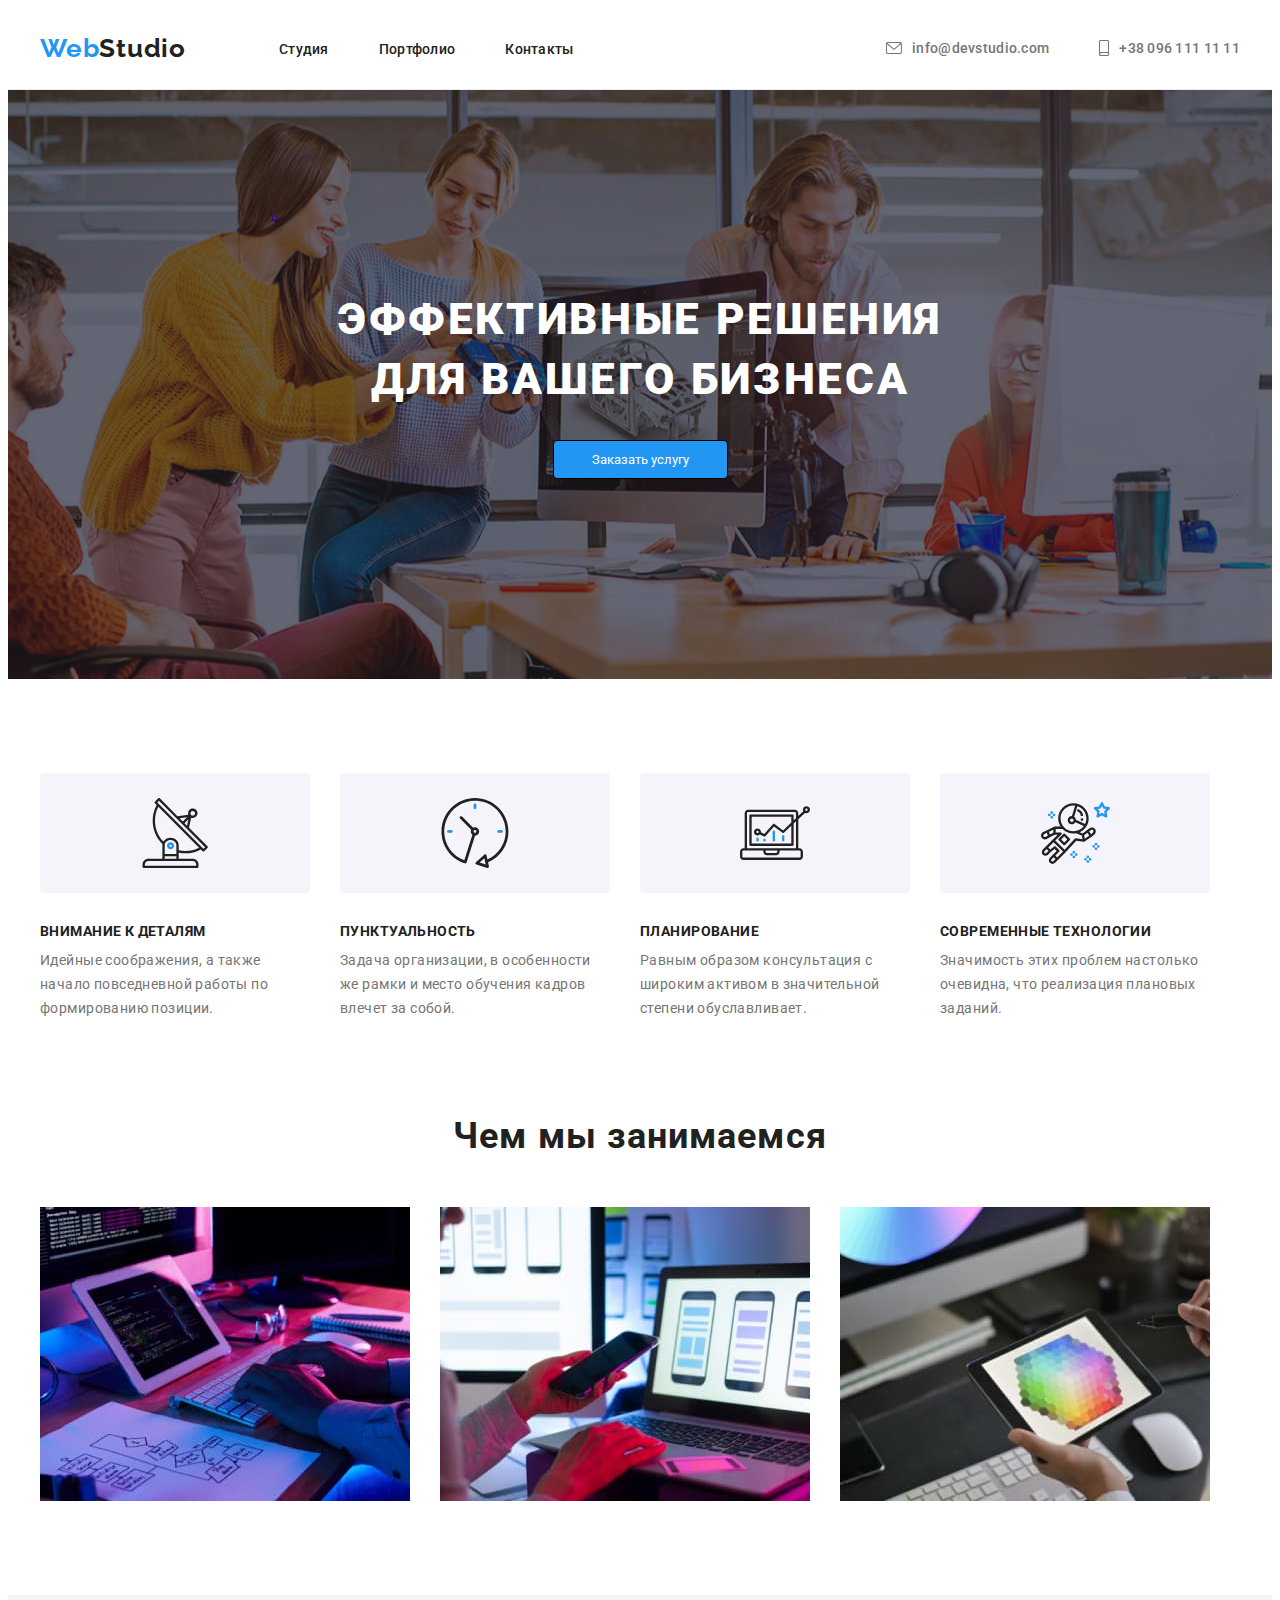
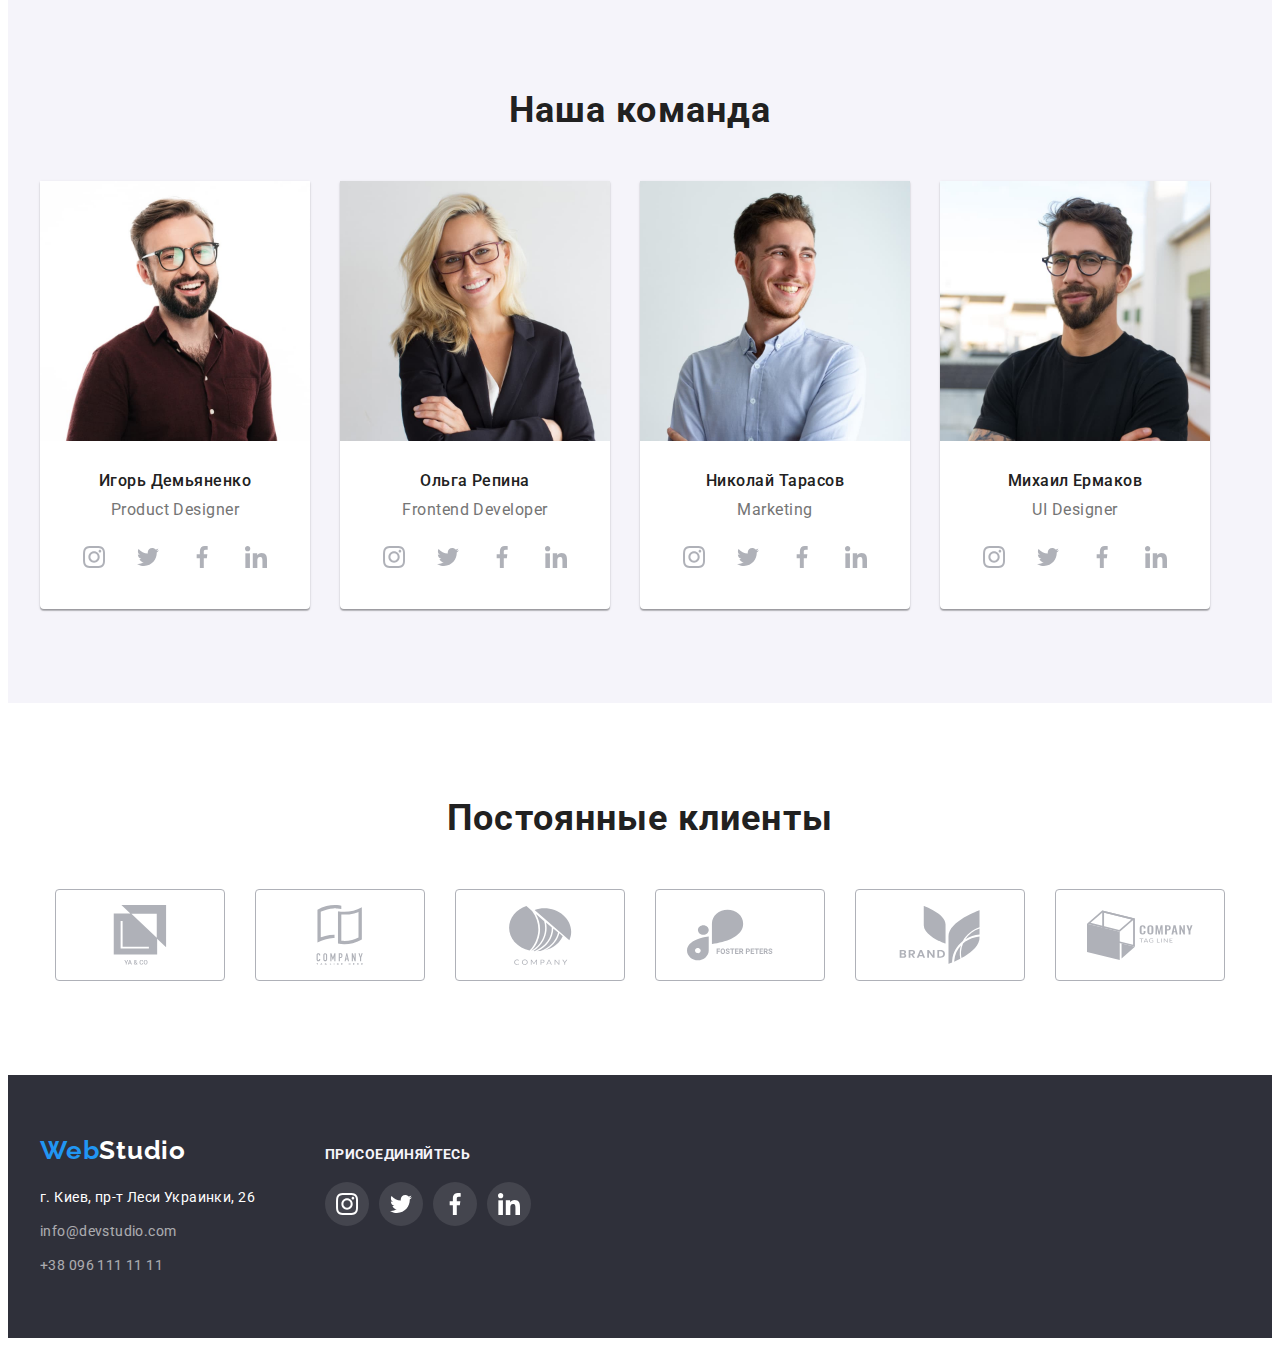
<file: index.html>
<!DOCTYPE html>
<html lang="ru">
  <head>
    <meta charset="UTF-8" />
    <meta http-equiv="X-UA-Compatible" content="IE=edge" />
    <meta name="viewport" content="width=device-width, initial-scale=1.0" />
    <link rel="preconnect" href="https://fonts.googleapis.com" />
    <link rel="preconnect" href="https://fonts.gstatic.com" crossorigin />
    <link
      href="https://fonts.googleapis.com/css2?family=Raleway:wght@700&family=Roboto:wght@400;500;700;900&display=swap"
      rel="stylesheet"
    />
    <link
      rel="stylesheet"
      href="https://cdnjs.cloudflare.com/ajax/libs/modern-normalize/1.1.0/modern-normalize.min.css"
      integrity="sha512-wpPYUAdjBVSE4KJnH1VR1HeZfpl1ub8YT/NKx4PuQ5NmX2tKuGu6U/JRp5y+Y8XG2tV+wKQpNHVUX03MfMFn9Q=="
      crossorigin="anonymous"
      referrerpolicy="no-referrer"
    />
    <link rel="stylesheet" href="./css/styles.css" />
    <title>Главная</title>
  </head>
  <body>
    <header class="page-header">
      <div class="header container">
        <a href="index.html" lang="en" class="top-logo link"
          >Web<span class="logo-span">Studio</span></a
        >
        <nav class="site-navigation">
          <ul class="navigation list">
            <li class="nav-list-item">
              <a href="index.html" class="nav-list-link link">Студия</a>
            </li>
            <li class="nav-list-item">
              <a href="portfolio.html" class="nav-list-link link">Портфолио</a>
            </li>
            <li class="nav-list-item">
              <a href="#" class="nav-list-link link">Контакты</a>
            </li>
          </ul>
        </nav>
        <ul class="top-contacts list">
          <li class="top-contacts-item">
            <a
              href="mailto:info@devstudio.com"
              lang="en"
              class="top-mail contact link"
            >
              <svg width="16" height="12" class="contact-icon">
                <use href="./img/main-page/sprite.svg#icon-envelope"></use>
              </svg>
              info@devstudio.com</a
            >
          </li>
          <li class="top-contacts-item">
            <a href="tel:+380961111111" class="top-tel contact link">
              <svg width="10" height="16" class="contact-icon">
                <use href="./img/main-page/sprite.svg#icon-smartphone"></use>
              </svg>
              +38 096 111 11 11</a
            >
          </li>
        </ul>
      </div>
    </header>

    <main>
      <section class="order-section">
        <div class="container">
          <h1 class="order-section-title heading">
            Эффективные решения для вашего бизнеса
          </h1>
          <button type="button" href="#" class="order-btn button">
            <span class="order-btn-text">Заказать услугу</span>
          </button>
        </div>
      </section>

      <section class="section">
        <div class="container">
          <h2 class="visually-hidden heading">Наши преимущества</h2>
          <ul class="advantages-list list">
            <li class="advantages-list-item">
              <div class="advantages-icon-container">
                <svg class="advantages-pic">
                  <use href="./img/main-page/sprite.svg#icon-antenna"></use>
                </svg>
              </div>
              <h3 class="advantages-item-title heading">Внимание к деталям</h3>
              <p class="advantages-item-description">
                Идейные соображения, а также начало повседневной работы по
                формированию позиции.
              </p>
            </li>
            <li class="advantages-list-item">
              <div class="advantages-icon-container">
                <svg class="advantages-pic">
                  <use href="./img/main-page/sprite.svg#icon-clock"></use>
                </svg>
              </div>
              <h3 class="advantages-item-title heading">Пунктуальность</h3>
              <p class="advantages-item-description">
                Задача организации, в особенности же рамки и место обучения
                кадров влечет за собой.
              </p>
            </li>
            <li class="advantages-list-item">
              <div class="advantages-icon-container">
                <svg class="advantages-pic">
                  <use href="./img/main-page/sprite.svg#icon-diagram"></use>
                </svg>
              </div>
              <h3 class="advantages-item-title heading">Планирование</h3>
              <p class="advantages-item-description">
                Равным образом консультация с широким активом в значительной
                степени обуславливает.
              </p>
            </li>
            <li class="advantages-list-item">
              <div class="advantages-icon-container">
                <svg class="advantages-pic">
                  <use href="./img/main-page/sprite.svg#icon-astronaut"></use>
                </svg>
              </div>
              <h3 class="advantages-item-title heading">
                Современные технологии
              </h3>
              <p class="advantages-item-description">
                Значимость этих проблем настолько очевидна, что реализация
                плановых заданий.
              </p>
            </li>
          </ul>
        </div>
      </section>

      <section class="about-section section">
        <div class="container">
          <h2 class="about-section-title heading">Чем мы занимаемся</h2>
          <ul class="about-section-list list">
            <li class="about-list-item">
              <img
                src="./img/main-page/coding-pic.jpg"
                alt="Программирование"
                width="370"
                height="294"
                class="about-item-image"
              />
            </li>
            <li class="about-list-item">
              <img
                src="./img/main-page/ui-pic.jpg"
                alt="Пользовательский интерфейс"
                width="370"
                height="294"
                class="about-item-image"
              />
            </li>
            <li class="about-list-item">
              <img
                src="./img/main-page/design-pic.jpg"
                alt="Дизайн"
                width="370"
                height="294"
                class="about-item-image"
              />
            </li>
          </ul>
        </div>
      </section>

      <section class="team-section section">
        <div class="container">
          <h2 class="team-section-title heading">Наша команда</h2>
          <ul class="team-section-list list">
            <li class="team-list-item">
              <img
                src="./img/main-page/ihor-demyanenko.jpg"
                alt="Игорь Демьяненко"
                width="270"
                height="260"
                class="team-image"
              />
              <div class="team-item-div">
                <h3 class="team-member-title heading">Игорь Демьяненко</h3>
                <p lang="en" class="team-member-position">Product Designer</p>
                <div class="team-icons-container">
                  <ul class="social-icons-list list">
                    <li>
                      <a href="#" class="social-link">
                        <svg class="social-icon">
                          <use
                            href="./img/main-page/sprite.svg#icon-instagram"
                          ></use>
                        </svg>
                      </a>
                    </li>
                    <li>
                      <a href="#" class="social-link">
                        <svg class="social-icon">
                          <use
                            href="./img/main-page/sprite.svg#icon-twitter"
                          ></use>
                        </svg>
                      </a>
                    </li>
                    <li>
                      <a href="#" class="social-link"
                        ><svg class="social-icon">
                          <use
                            href="./img/main-page/sprite.svg#icon-facebook"
                          ></use>
                        </svg>
                      </a>
                    </li>
                    <li>
                      <a href="#" class="social-link"
                        ><svg class="social-icon">
                          <use
                            href="./img/main-page/sprite.svg#icon-linkedin"
                          ></use>
                        </svg>
                      </a>
                    </li>
                  </ul>
                </div>
              </div>
            </li>
            <li class="team-list-item">
              <img
                src="./img/main-page/olga-repina.jpg"
                alt="Ольга Репина"
                width="270"
                height="260"
                class="team-image"
              />
              <div class="team-item-div">
                <h3 class="team-member-title heading">Ольга Репина</h3>
                <p lang="en" class="team-member-position">Frontend Developer</p>
                <div class="team-icons-container">
                  <ul class="social-icons-list list">
                    <li>
                      <a href="#" class="social-link">
                        <svg class="social-icon">
                          <use
                            href="./img/main-page/sprite.svg#icon-instagram"
                          ></use>
                        </svg>
                      </a>
                    </li>
                    <li>
                      <a href="#" class="social-link">
                        <svg class="social-icon">
                          <use
                            href="./img/main-page/sprite.svg#icon-twitter"
                          ></use>
                        </svg>
                      </a>
                    </li>
                    <li>
                      <a href="#" class="social-link"
                        ><svg class="social-icon">
                          <use
                            href="./img/main-page/sprite.svg#icon-facebook"
                          ></use>
                        </svg>
                      </a>
                    </li>
                    <li>
                      <a href="#" class="social-link"
                        ><svg class="social-icon">
                          <use
                            href="./img/main-page/sprite.svg#icon-linkedin"
                          ></use>
                        </svg>
                      </a>
                    </li>
                  </ul>
                </div>
              </div>
            </li>
            <li class="team-list-item">
              <img
                src="./img/main-page/nikolay-tarasov.jpg"
                alt="Николай Тарасов"
                width="270"
                height="260"
                class="team-image"
              />
              <div class="team-item-div">
                <h3 class="team-member-title heading">Николай Тарасов</h3>
                <p lang="en" class="team-member-position">Marketing</p>
                <div class="team-icons-container">
                  <ul class="social-icons-list list">
                    <li>
                      <a href="#" class="social-link">
                        <svg class="social-icon">
                          <use
                            href="./img/main-page/sprite.svg#icon-instagram"
                          ></use>
                        </svg>
                      </a>
                    </li>
                    <li>
                      <a href="#" class="social-link">
                        <svg class="social-icon">
                          <use
                            href="./img/main-page/sprite.svg#icon-twitter"
                          ></use>
                        </svg>
                      </a>
                    </li>
                    <li>
                      <a href="#" class="social-link"
                        ><svg class="social-icon">
                          <use
                            href="./img/main-page/sprite.svg#icon-facebook"
                          ></use>
                        </svg>
                      </a>
                    </li>
                    <li>
                      <a href="#" class="social-link"
                        ><svg class="social-icon">
                          <use
                            href="./img/main-page/sprite.svg#icon-linkedin"
                          ></use>
                        </svg>
                      </a>
                    </li>
                  </ul>
                </div>
              </div>
            </li>
            <li class="team-list-item">
              <img
                src="./img/main-page/mihail-ermakov.jpg"
                alt="Михаил Ермаков"
                width="270"
                height="260"
                class="team-image"
              />
              <div class="team-item-div">
                <h3 class="team-member-title heading">Михаил Ермаков</h3>
                <p lang="en" class="team-member-position">UI Designer</p>
                <div class="team-icons-container">
                  <ul class="social-icons-list list">
                    <li>
                      <a href="#" class="social-link">
                        <svg class="social-icon">
                          <use
                            href="./img/main-page/sprite.svg#icon-instagram"
                          ></use>
                        </svg>
                      </a>
                    </li>
                    <li>
                      <a href="#" class="social-link">
                        <svg class="social-icon">
                          <use
                            href="./img/main-page/sprite.svg#icon-twitter"
                          ></use>
                        </svg>
                      </a>
                    </li>
                    <li>
                      <a href="#" class="social-link"
                        ><svg class="social-icon">
                          <use
                            href="./img/main-page/sprite.svg#icon-facebook"
                          ></use>
                        </svg>
                      </a>
                    </li>
                    <li>
                      <a href="#" class="social-link"
                        ><svg class="social-icon">
                          <use
                            href="./img/main-page/sprite.svg#icon-linkedin"
                          ></use>
                        </svg>
                      </a>
                    </li>
                  </ul>
                </div>
              </div>
            </li>
          </ul>
        </div>
      </section>

      <section class="section">
        <div class="container">
          <h2 class="client-section-title heading">Постоянные клиенты</h2>
          <ul class="clients-list list">
            <li>
              <a href="#" class="client-icon-container">
                <svg class="client-logo">
                  <use
                    href="./img/main-page/sprite.svg#icon-customer-logo-1"
                  ></use>
                </svg>
              </a>
            </li>
            <li>
              <a href="#" class="client-icon-container">
                <svg class="client-logo">
                  <use
                    href="./img/main-page/sprite.svg#icon-customer-logo-2"
                  ></use>
                </svg>
              </a>
            </li>
            <li>
              <a href="#" class="client-icon-container">
                <svg class="client-logo">
                  <use
                    href="./img/main-page/sprite.svg#icon-customer-logo-3"
                  ></use>
                </svg>
              </a>
            </li>
            <li>
              <a href="#" class="client-icon-container">
                <svg class="client-logo">
                  <use
                    href="./img/main-page/sprite.svg#icon-customer-logo-4"
                  ></use>
                </svg>
              </a>
            </li>
            <li>
              <a href="#" class="client-icon-container">
                <svg class="client-logo">
                  <use
                    href="./img/main-page/sprite.svg#icon-customer-logo-5"
                  ></use>
                </svg>
              </a>
            </li>
            <li>
              <a href="#" class="client-icon-container">
                <svg class="client-logo">
                  <use
                    href="./img/main-page/sprite.svg#icon-customer-logo-6"
                  ></use>
                </svg>
              </a>
            </li>
          </ul>
        </div>
      </section>
    </main>

    <footer class="footer">
      <div class="footer-container container">
        <div class="address">
          <a href="index.html" lang="en" class="bottom-logo link"
            >Web<span class="logo-span">Studio</span>
          </a>
          <address class="address">
            <ul class="bottom-contacts-list list">
              <li>
                <a
                  href="https://goo.gl/maps/tpaRSA4jknoYASsn6"
                  target="_blank"
                  rel="noopener noreferrer"
                  class="office-address link"
                  >г. Киев, пр-т Леси Украинки, 26</a
                >
              </li>
              <li class="bottom-contacts-item">
                <a
                  href="mailto:info@devstudio.com"
                  class="bottom-mail contact link"
                  >info@devstudio.com</a
                >
              </li>
              <li class="bottom-contacts-item">
                <a href="tel:+380961111111" class="bottom-tel contact link"
                  >+38 096 111 11 11</a
                >
              </li>
            </ul>
          </address>
        </div>
        <div class="footer-container-icon">
          <p class="join">Присоединяйтесь</p>
          <ul class="social-icons-list list">
            <li>
              <a href="#" class="footer-link-icon">
                <svg class="social-icon footer-icon">
                  <use href="./img/main-page/sprite.svg#icon-instagram"></use>
                </svg>
              </a>
            </li>
            <li>
              <a href="#" class="footer-link-icon">
                <svg class="social-icon footer-icon">
                  <use href="./img/main-page/sprite.svg#icon-twitter"></use>
                </svg>
              </a>
            </li>
            <li>
              <a href="#" class="footer-link-icon"
                ><svg class="social-icon footer-icon">
                  <use href="./img/main-page/sprite.svg#icon-facebook"></use>
                </svg>
              </a>
            </li>
            <li>
              <a href="#" class="footer-link-icon"
                ><svg class="social-icon footer-icon">
                  <use href="./img/main-page/sprite.svg#icon-linkedin"></use>
                </svg>
              </a>
            </li>
          </ul>
        </div>
      </div>
    </footer>
  </body>
</html>
</file>
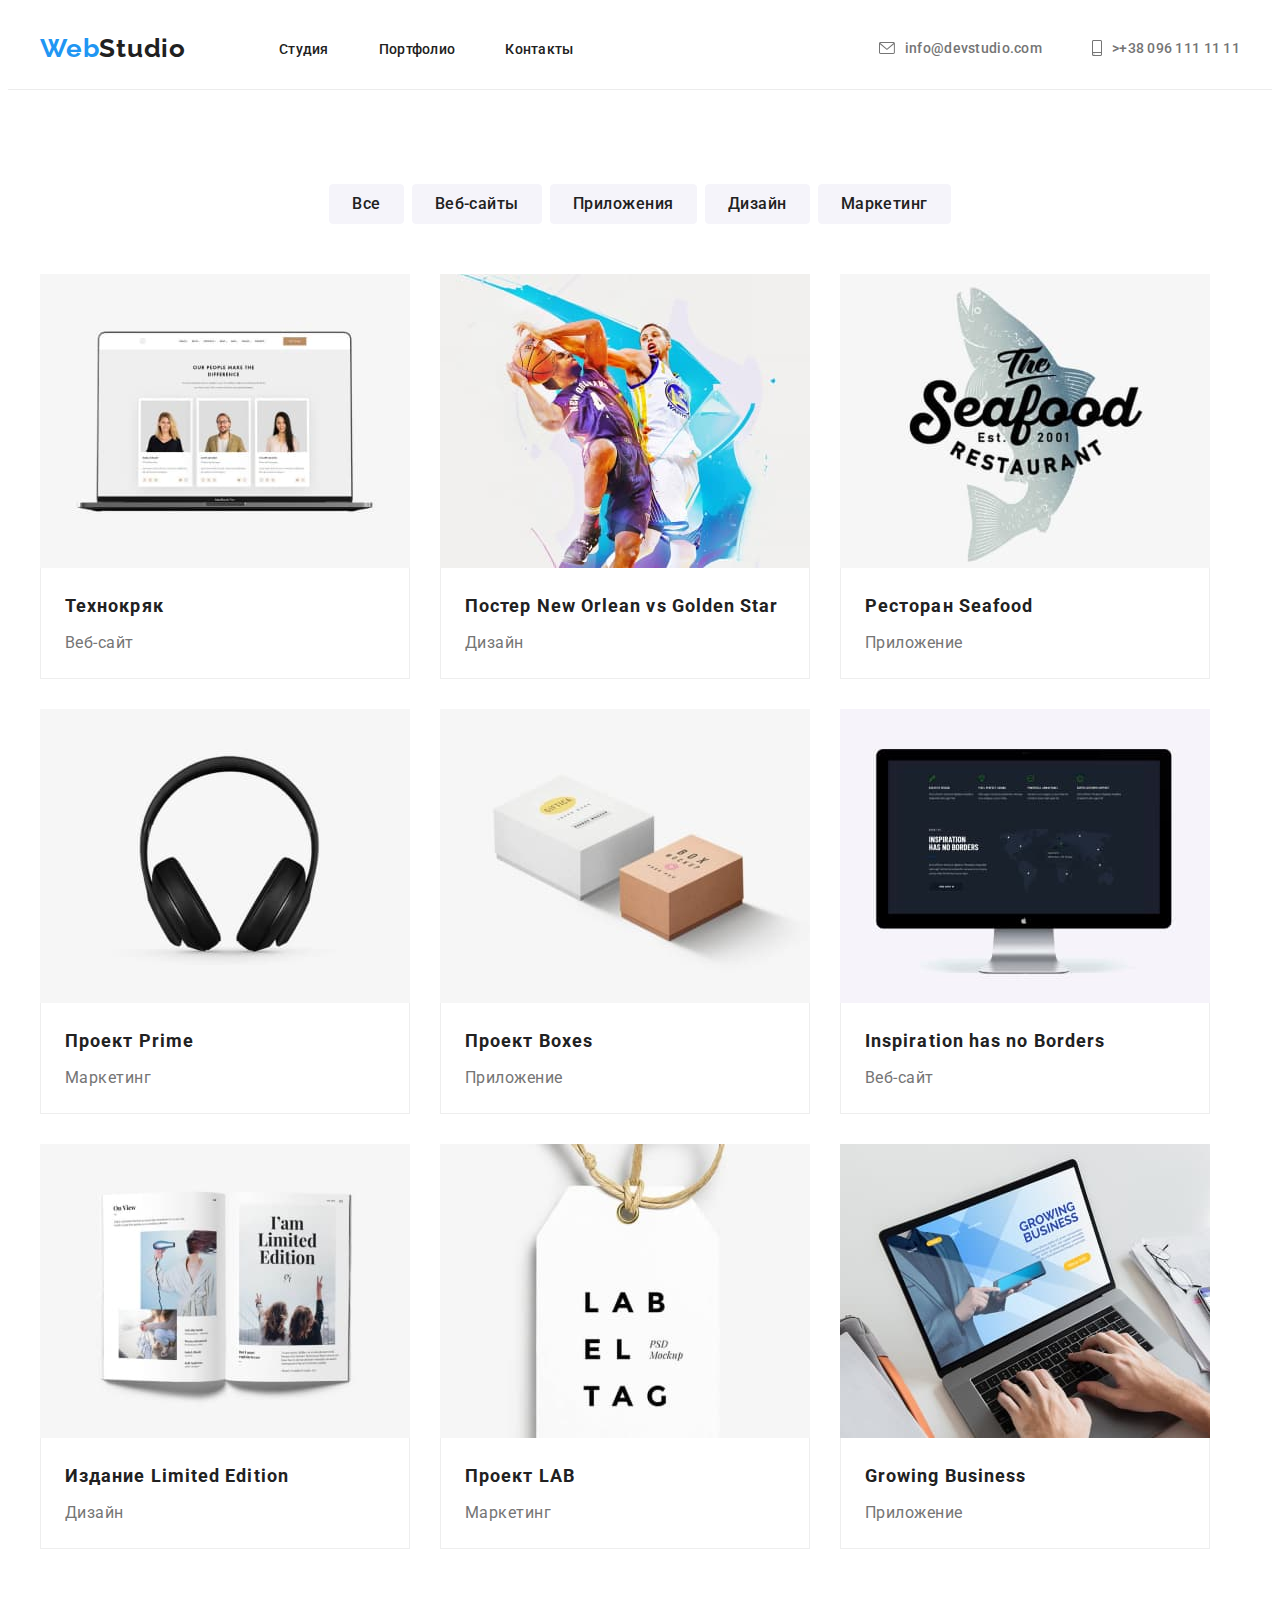
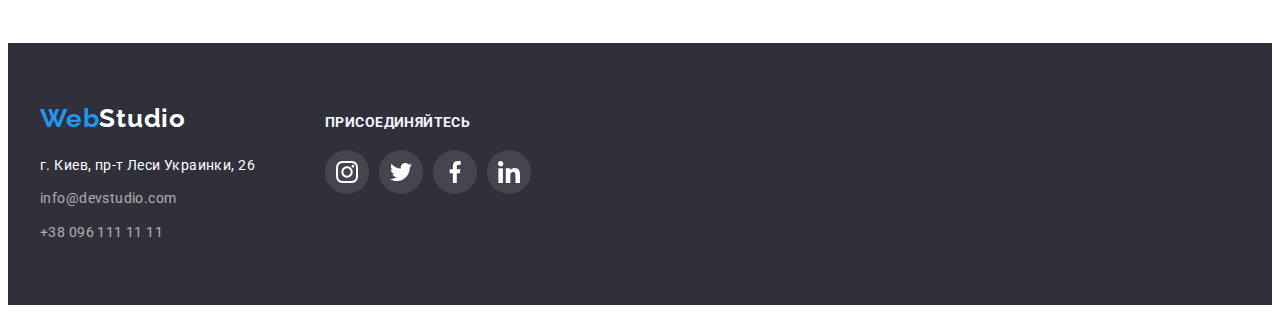
<file: portfolio.html>
<!DOCTYPE html>
<html lang="ru">
  <head>
    <meta charset="UTF-8" />
    <meta http-equiv="X-UA-Compatible" content="IE=edge" />
    <meta name="viewport" content="width=device-width, initial-scale=1.0" />
    <link rel="preconnect" href="https://fonts.googleapis.com" />
    <link rel="preconnect" href="https://fonts.gstatic.com" crossorigin />
    <link
      href="https://fonts.googleapis.com/css2?family=Raleway:wght@700&family=Roboto:wght@400;500;700;900&display=swap"
      rel="stylesheet"
    />
    <link
      rel="stylesheet"
      href="https://cdnjs.cloudflare.com/ajax/libs/modern-normalize/1.1.0/modern-normalize.min.css"
      integrity="sha512-wpPYUAdjBVSE4KJnH1VR1HeZfpl1ub8YT/NKx4PuQ5NmX2tKuGu6U/JRp5y+Y8XG2tV+wKQpNHVUX03MfMFn9Q=="
      crossorigin="anonymous"
      referrerpolicy="no-referrer"
    />
    <link rel="stylesheet" href="./css/styles.css" />
    <title>Главная</title>
  </head>
  <body>
    <header class="page-header portfolio-header">
      <div class="header container">
        <a href="index.html" lang="en" class="top-logo link"
          >Web<span class="logo-span">Studio</span></a
        >
        <nav class="site-navigation">
          <ul class="navigation list">
            <li class="nav-list-item">
              <a href="index.html" class="nav-list-link link">Студия</a>
            </li>
            <li class="nav-list-item">
              <a href="portfolio.html" class="nav-list-link link">Портфолио</a>
            </li>
            <li class="nav-list-item">
              <a href="#" class="nav-list-link link">Контакты</a>
            </li>
          </ul>
        </nav>
        <ul class="top-contacts list">
          <li class="top-contacts-item">
            <a
              href="mailto:info@devstudio.com"
              lang="en"
              class="top-mail contact link"
            >
              <svg width="16" height="12" class="contact-icon">
                <use href="./img/main-page/sprite.svg#icon-envelope"></use>
              </svg>
              info@devstudio.com</a
            >
          </li>
          <li class="top-contacts-item">
            <a href="tel:+380961111111" class="top-tel contact link">
              <svg width="10" height="16" class="contact-icon">
                <use href="./img/main-page/sprite.svg#icon-smartphone"></use>
              </svg>
              >+38 096 111 11 11</a
            >
          </li>
        </ul>
      </div>
    </header>
    <main>
      <section class="section">
        <div class="container">
          <div class="filter-div">
            <h1 class="filter-title heading">Портфолио</h1>
            <ul class="filter-list list">
              <li class="filter-list-item">
                <button type="button" class="filter-button">Все</button>
              </li>
              <li class="filter-list-item">
                <button type="button" class="filter-button">Веб-сайты</button>
              </li>
              <li class="filter-list-item">
                <button type="button" class="filter-button">Приложения</button>
              </li>
              <li class="filter-list-item">
                <button type="button" class="filter-button">Дизайн</button>
              </li>
              <li class="filter-list-item">
                <button type="button" class="filter-button">Маркетинг</button>
              </li>
            </ul>
          </div>
          <div class="credentials-div">
            <ul class="credentials-list list">
              <li class="credentials-list-item">
                <a href="#" class="credential-link link">
                  <img
                    class="credential-image"
                    src="./img/portfolio-page/technocrack.jpg"
                    alt="Технокряк"
                    width="370"
                    height="294"
                  />
                  <div class="credential-item-text">
                    <h2 class="credential-item-title heading">Технокряк</h2>
                    <p class="credential-item-description">Веб-сайт</p>
                  </div>
                </a>
              </li>
              <li class="credentials-list-item">
                <a href="#" class="credential-link link">
                  <img
                    class="credential-image"
                    src="./img/portfolio-page/basketball.jpg"
                    alt="Постер New Orlean vs Golden Star"
                    width="370"
                    height="294"
                  />
                  <div class="credential-item-text">
                    <h2 class="credential-item-title heading">
                      Постер New Orlean vs Golden Star
                    </h2>
                    <p class="credential-item-description">Дизайн</p>
                  </div>
                </a>
              </li>
              <li class="credentials-list-item">
                <a href="#" class="credential-link link">
                  <img
                    class="credential-image"
                    src="./img/portfolio-page/seafood-restaurant.jpg"
                    alt="Ресторан Seafood"
                    width="370"
                    height="294"
                  />
                  <div class="credential-item-text">
                    <h2 class="credential-item-title heading">
                      Ресторан Seafood
                    </h2>
                    <p class="credential-item-description">Приложение</p>
                  </div>
                </a>
              </li>
              <li class="credentials-list-item">
                <a href="#" class="credential-link link">
                  <img
                    class="credential-image"
                    src="./img/portfolio-page/prime.jpg"
                    alt="Проект Prime"
                    width="370"
                    height="294"
                  />
                  <div class="credential-item-text">
                    <h2 class="credential-item-title heading">Проект Prime</h2>
                    <p class="credential-item-description">Маркетинг</p>
                  </div>
                </a>
              </li>
              <li class="credentials-list-item">
                <a href="#" class="credential-link link">
                  <img
                    class="credential-image"
                    src="./img/portfolio-page/boxes.jpg"
                    alt="Проект Boxes"
                    width="370"
                    height="294"
                  />
                  <div class="credential-item-text">
                    <h2 class="credential-item-title heading">Проект Boxes</h2>
                    <p class="credential-item-description">Приложение</p>
                  </div>
                </a>
              </li>
              <li class="credentials-list-item">
                <a href="#" class="credential-link link">
                  <img
                    class="credential-image"
                    src="./img/portfolio-page/inspiration-site.jpg"
                    alt="Веб-сайт Inspiration has no Borders"
                    width="370"
                    height="294"
                  />
                  <div class="credential-item-text">
                    <h2 class="credential-item-title heading">
                      Inspiration has no Borders
                    </h2>
                    <p class="credential-item-description">Веб-сайт</p>
                  </div>
                </a>
              </li>
              <li class="credentials-list-item">
                <a href="#" class="credential-link link">
                  <img
                    class="credential-image"
                    src="./img/portfolio-page/limited-edition.jpg"
                    alt="Издание Limited Edition"
                    width="370"
                    height="294"
                  />
                  <div class="credential-item-text">
                    <h2 class="credential-item-title heading">
                      Издание Limited Edition
                    </h2>
                    <p class="credential-item-description">Дизайн</p>
                  </div>
                </a>
              </li>
              <li class="credentials-list-item">
                <a href="#" class="credential-link link">
                  <img
                    class="credential-image"
                    src="./img/portfolio-page/lab.jpg"
                    alt="Проект LAB"
                    width="370"
                    height="294"
                  />
                  <div class="credential-item-text">
                    <h2 class="credential-item-title heading">Проект LAB</h2>
                    <p class="credential-item-description">Маркетинг</p>
                  </div>
                </a>
              </li>
              <li class="credentials-list-item">
                <a href="#" class="credential-link link">
                  <img
                    class="credential-image"
                    src="./img/portfolio-page/growing-business.jpg"
                    alt="Growing Business"
                    width="370"
                    height="294"
                  />
                  <div class="credential-item-text">
                    <h2 class="credential-item-title heading">
                      Growing Business
                    </h2>
                    <p class="credential-item-description">Приложение</p>
                  </div>
                </a>
              </li>
            </ul>
          </div>
        </div>
      </section>
    </main>
    <footer class="footer">
      <div class="footer-container container">
        <div class="address">
          <a href="index.html" lang="en" class="bottom-logo link"
            >Web<span class="logo-span">Studio</span>
          </a>
          <address class="address">
            <ul class="bottom-contacts-list list">
              <li>
                <a
                  href="https://goo.gl/maps/tpaRSA4jknoYASsn6"
                  target="_blank"
                  rel="noopener noreferrer"
                  class="office-address link"
                  >г. Киев, пр-т Леси Украинки, 26</a
                >
              </li>
              <li class="bottom-contacts-item">
                <a
                  href="mailto:info@devstudio.com"
                  class="bottom-mail contact link"
                  >info@devstudio.com</a
                >
              </li>
              <li class="bottom-contacts-item">
                <a href="tel:+380961111111" class="bottom-tel contact link"
                  >+38 096 111 11 11</a
                >
              </li>
            </ul>
          </address>
        </div>
        <div class="footer-container-icon">
          <p class="join">Присоединяйтесь</p>
          <ul class="social-icons-list list">
            <li>
              <a href="#" class="footer-link-icon">
                <svg class="social-icon footer-icon">
                  <use href="./img/main-page/sprite.svg#icon-instagram"></use>
                </svg>
              </a>
            </li>
            <li>
              <a href="#" class="footer-link-icon">
                <svg class="social-icon footer-icon">
                  <use href="./img/main-page/sprite.svg#icon-twitter"></use>
                </svg>
              </a>
            </li>
            <li>
              <a href="#" class="footer-link-icon"
                ><svg class="social-icon footer-icon">
                  <use href="./img/main-page/sprite.svg#icon-facebook"></use>
                </svg>
              </a>
            </li>
            <li>
              <a href="#" class="footer-link-icon"
                ><svg class="social-icon footer-icon">
                  <use href="./img/main-page/sprite.svg#icon-linkedin"></use>
                </svg>
              </a>
            </li>
          </ul>
        </div>
      </div>
    </footer>
  </body>
</html>
</file>
<file: css/styles.css>
:root {
  --main-color: #212121;
  --highlight-color: #2196f3;
  --aux-text-color: #757575;
  --background-color: #2f303a;
  --hero-footer-text-color: #fff;
  --filter-button-background-color: #f5f4fa;
  --order-button-hover-focus: #188ce8;
  --advantages-icon-background-color: #f5f4fa;
  --icon-client-social: #afb1b8;
}

body {
  font-family: "Roboto", sans-serif;
  color: var(--main-color);
}

img {
  display: block;
  max-width: 100%;
  height: auto;
}

.visually-hidden {
  position: absolute;
  width: 1px;
  height: 1px;
  margin: -1px;
  padding: 0;
  overflow: hidden;
  border: 0;
  clip: rect(0 0 0 0);
}

/* reset */
.link {
  text-decoration: none;
  color: inherit;
}

.list {
  list-style: none;
  padding: 0;
}

.heading {
  margin: 0;
}

ul {
  margin: 0;
}

.section {
  padding: 94px 0;
}

/* container */

.container {
  padding: 0 15px;
  width: 1200px;
  margin-left: auto;
  margin-right: auto;
}
/* logos */
.top-logo,
.bottom-logo {
  font-family: Raleway;
  font-weight: 700;
  font-size: 26px;
  line-height: 1.19;
  letter-spacing: 0.03em;
  color: var(--highlight-color);
}

.top-logo {
  margin-right: 93px;
}

/* contacts-hover-focus-active */
.contact:hover,
.contact:focus,
.contact:active {
  color: var(--highlight-color);
  opacity: 1;
}

/* header */

.page-header {
  border-bottom: 1px solid #ececec;
}
.top-logo {
  display: inline-block;
  padding: 25px 0;
}

.header,
.navigation,
.top-contacts {
  display: flex;
  justify-content: flex-start;
  align-items: center;
}

.nav-list-link,
.top-mail,
.top-tel {
  font-weight: 500;
  font-size: 14px;
  line-height: 1.19;
  letter-spacing: 0.02em;
}

.top-contacts {
  margin-left: auto;
}

.navigation,
.top-contacts {
  column-gap: 50px;
}

.top-tel,
.top-mail {
  color: var(--aux-text-color);
  display: flex;
  align-items: center;
}

.nav-list-link:hover,
.nav-list-link:focus,
.nav-list-link:active {
  color: var(--highlight-color);
}

.header .logo-span {
  color: var(--main-color);
}

.contact:hover .contact-icon,
.contact:active .contact-icon,
.contact:focus .contact-icon,
.contact:hover,
.contact:active,
.contact:focus {
  color: var(--highlight-color);
  fill: var(--highlight-color);
}

.contact-icon {
  margin-right: 10px;
  fill: var(--aux-text-color);
}

/* order section */

.order-section {
  background-image: linear-gradient(
      rgba(47, 48, 58, 0.4),
      rgba(47, 48, 58, 0.4)
    ),
    url(../img/main-page/hero-image.jpg);
  background-repeat: no-repeat;
  background-position: center;
  background-size: 1600px;
  padding-bottom: 200px;
  padding-top: 200px;
}

.order-section-title {
  font-weight: 900;
  font-size: 44px;
  line-height: 1.36;
  letter-spacing: 0.06em;
  text-transform: uppercase;
  text-align: center;
  color: var(--hero-footer-text-color);
  margin-bottom: 30px;
  margin-left: auto;
  margin-right: auto;
  width: 696px;
}

.order-btn {
  display: block;
  font-family: inherit;
  text-align: center;
  background-color: var(--highlight-color);
  color: var(--hero-footer-text-color);
  cursor: pointer;
  border-radius: 4px;
  border: 1px solid #000;
  margin-left: auto;
  margin-right: auto;
}

.order-btn-text {
  display: inline-block;
  padding: 10px 32px;
}

.order-btn:hover,
.order-btn:focus,
.order-btn:active {
  background-color: var(--order-button-hover-focus);
  border-radius: 4px;
  border: 1px solid var(--highlight-color);
}

/* advantages section */

.advantages-icon-container {
  display: flex;
  align-items: center;
  justify-content: center;
  background-color: var(--filter-button-background-color);
  margin-bottom: 30px;
  border-radius: 4px;
  height: 120px;
}

.advantages-pic {
  width: 70px;
  height: 70px;
}

.advantages-list {
  display: flex;
  column-gap: 30px;
}

.advantages-list-item {
  width: 270px;
}

.advantages-icon {
  background-color: var(--advantages-icon-background-color);
  border: 4px var(--advantages-icon-background-color);
}

.advantages-item-title {
  font-size: 14px;
  line-height: 1.19;
  letter-spacing: 0.03em;
  text-transform: uppercase;
  margin-bottom: 10px;
}

.advantages-item-description {
  font-size: 14px;
  line-height: 1.71;
  letter-spacing: 0.03em;
  color: var(--aux-text-color);
  margin: 0;
}

/* about section */

.about-section-title,
.team-section-title,
.client-section-title {
  font-size: 36px;
  line-height: 1.17;
  letter-spacing: 0.03em;
  text-align: center;
  color: var(--main-color);
  margin-bottom: 50px;
}

.about-section-list {
  display: flex;
  column-gap: 30px;
}

.about-section {
  padding-top: 0;
}

/* team section */
.team-section {
  background-color: var(--filter-button-background-color);
}

.team-section-list {
  display: flex;
  column-gap: 30px;
}

.team-list-item {
  background-color: var(--hero-footer-text-color);
  box-shadow: 0px 1px 3px rgba(0, 0, 0, 0.12), 0px 1px 1px rgba(0, 0, 0, 0.14),
    0px 2px 1px rgba(0, 0, 0, 0.2);
  border-radius: 0px 0px 4px 4px;
}

.team-member-title {
  font-weight: 500;
  font-size: 16px;
  line-height: 1.19;
  text-align: center;
  letter-spacing: 0.03em;
  margin-bottom: 10px;
}

.team-member-position {
  font-size: 16px;
  line-height: 1.19;
  text-align: center;
  letter-spacing: 0.03em;
  color: var(--aux-text-color);
  margin: 0 0 16px 0;
}

.team-item-div {
  padding: 30px 0;
}

.social-icons-list {
  display: flex;
  flex-direction: row;
  justify-content: center;
  height: 44px;
  column-gap: 10px;
}

.social-link {
  display: flex;
  border-radius: 50%;
  width: 44px;
  height: 44px;
  justify-content: center;
  align-items: center;
  background-color: transparent;
}

.social-icon {
  width: 22px;
  height: 22px;
  fill: var(--icon-client-social);
}

.social-link:hover .social-icon,
.social-link:focus .social-icon,
.social-link:active .social-icon,
.social-link:hover,
.social-link:focus,
.social-link:active {
  fill: var(--advantages-icon-background-color);
  background-color: #188ce8;
}

/* clients section */

.client-section-title {
  margin-bottom: 50px;
}

.clients-list {
  display: flex;
  flex-direction: row;
  justify-content: center;
  column-gap: 30px;
}

.client-icon-container {
  display: flex;
  align-items: center;
  justify-content: center;
  width: 170px;
  height: 92px;
  border: 1px solid var(--icon-client-social);
  box-sizing: border-box;
  border-radius: 4px;
}

.client-logo {
  width: 106px;
  height: 60px;
  fill: var(--icon-client-social);
}

.client-icon-container:hover .client-logo,
.client-icon-container:active .client-logo,
.client-icon-container:focus .client-logo,
.client-icon-container:hover,
.client-icon-container:focus,
.client-icon-container:active {
  border-color: var(--highlight-color);
  fill: var(--highlight-color);
}
/* footer */
.footer {
  background-color: var(--background-color);
  padding-top: 60px;
  padding-bottom: 60px;
}

.footer-container {
  display: flex;
  align-items: baseline;
}

.footer-container-icon {
  margin-left: 70px;
}

.footer .logo-span {
  color: var(--hero-footer-text-color);
}

.bottom-logo {
  display: inline-block;
  margin-bottom: 20px;
}

.office-address {
  display: inline-block;
  font-style: normal;
  font-size: 14px;
  line-height: 1.71;
  letter-spacing: 0.03em;
  color: var(--hero-footer-text-color);
  margin-bottom: 10px;
}

.bottom-contacts-item {
  margin-bottom: 10px;
}

.bottom-contacts-item:last-child {
  margin-bottom: 0;
}

.bottom-mail,
.bottom-tel {
  font-style: normal;
  font-size: 14px;
  line-height: 1.71;
  letter-spacing: 0.03em;
  color: var(--hero-footer-text-color);
  opacity: 0.6;
}

.join {
  color: var(--advantages-icon-background-color);
  font-size: 14px;
  font-style: normal;
  font-weight: 700;
  line-height: 16px;
  letter-spacing: 0.03em;
  text-transform: uppercase;
  margin-top: 0;
  margin-bottom: 20px;
}

.footer-link-icon {
  display: flex;
  border-radius: 50%;
  width: 44px;
  height: 44px;
  justify-content: center;
  align-items: center;
  background-color: rgba(255, 255, 255, 0.1);
}

.footer-link-icon:hover .social-icon,
.footer-link-icon:focus .social-icon,
.footer-link-icon:active .social-icon,
.footer-link-icon:hover,
.footer-link-icon:focus,
.footer-link-icon:active {
  fill: var(--advantages-icon-background-color);
  background-color: #188ce8;
}

.footer-icon {
  fill: #fff;
}

/* portfolio page */
/* portfolio header - same */

/* main-section */
/* filter */

.filter-div {
  margin-bottom: 50px;
}

.filter-list {
  display: flex;
  justify-content: center;
  column-gap: 8px;
}

.filter-title {
  display: none;
}
.filter-button {
  font-weight: 500;
  font-size: 16px;
  line-height: 1.62;
  text-align: center;
  letter-spacing: 0.03em;
  cursor: pointer;
  font-family: inherit;
  color: var(--main-color);
  background-color: var(--filter-button-background-color);
  display: inline-block;
  padding: 6px 22px;
  border: 1px solid var(--filter-button-background-color);
  border-radius: 4px;
}

.filter-button:active,
.filter-button:hover,
.filter-button:focus {
  background-color: var(--highlight-color);
  color: var(--hero-footer-text-color);
  border-radius: 4px;
  border: 1px solid var(--highlight-color);
  box-shadow: 0px 3px 1px rgba(0, 0, 0, 0.1), 0px 1px 2px rgba(0, 0, 0, 0.08),
    0px 2px 2px rgba(0, 0, 0, 0.12);
}

/* credentials */

.credential-link {
  display: block;
}

.credential-link:hover,
.credential-link:focus,
.credential-link:active {
  box-shadow: 0px 1px 1px rgba(0, 0, 0, 0.12), 0px 4px 4px rgba(0, 0, 0, 0.06),
    1px 4px 6px rgba(0, 0, 0, 0.16);
}

.credential-image {
  display: block;
}

.credential-item-title {
  font-size: 18px;
  line-height: 2;
  letter-spacing: 0.06em;
  margin-bottom: 4px;
}

.credential-item-description {
  font-size: 16px;
  line-height: 1.87;
  letter-spacing: 0.03em;
  color: var(--aux-text-color);
  margin: 0;
}

.credentials-list {
  display: flex;
  flex-wrap: wrap;
  column-gap: 30px;
  row-gap: 30px;
}

.credential-item-text {
  display: block;
  padding: 20px 24px;
  border: 1px solid #eee;
  border-top: none;
}

/* portfolio footer - same */
</file>
